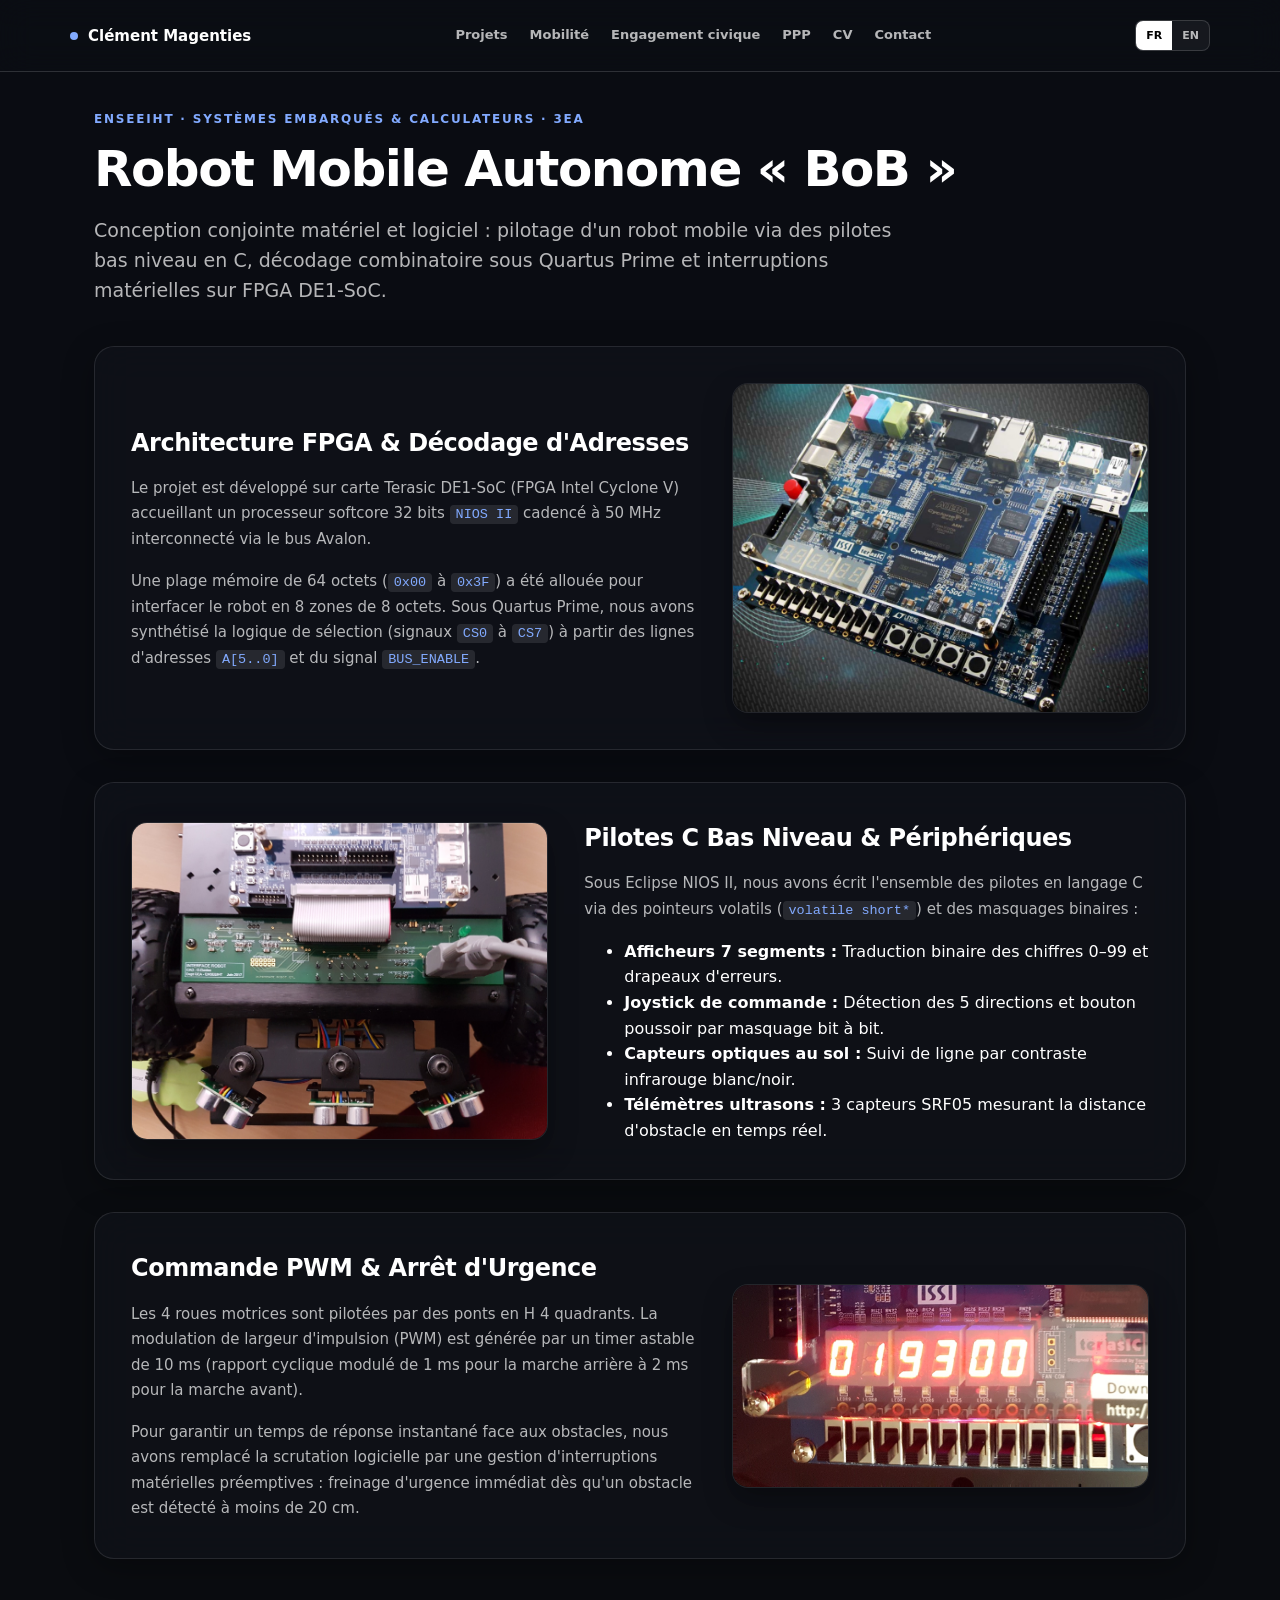
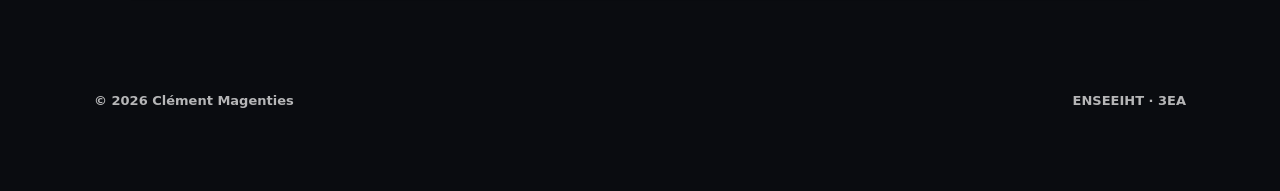
<file: c-project.html>
<!doctype html>
<html lang="fr" class="lang-fr">
<head>
  <meta charset="utf-8">
  <meta name="viewport" content="width=device-width,initial-scale=1">
  <title>Robot BoB — Drivers C & FPGA — Clément Magenties</title>
  <link rel="stylesheet" href="style.css">
  <style>
    code {
      background-color: rgba(255, 255, 255, 0.1);
      color: #82aaff;
      padding: 2px 6px;
      border-radius: 4px;
      font-family: ui-monospace, SFMono-Regular, Menlo, Monaco, Consolas, monospace;
      font-size: 0.9em;
    }
  </style>
</head>
<body>
  <!-- FOND VIDÉO GLOBAL -->
  <div class="site-bg">
    <video autoplay loop muted playsinline preload="auto" class="bg-video">
      <source src="mavideo.mp4" type="video/mp4">
    </video>
    <div class="bg-overlay"></div>
  </div>

  <header class="site-header">
    <a class="brand" href="index.html" aria-label="Accueil">
      <span class="brand__dot"></span>
      <span>Clément Magenties</span>
    </a>
    <nav class="nav" aria-label="Navigation">
      <a href="index.html#projects"><span data-lang="fr">Projets</span><span data-lang="en">Projects</span></a>
      <a href="mobilite.html"><span data-lang="fr">Mobilité</span><span data-lang="en">Mobility</span></a>
      <a href="engagement.html"><span data-lang="fr">Engagement civique</span><span data-lang="en">Civic Engagement</span></a>
      <a href="ppp.html"><span data-lang="fr">PPP</span><span data-lang="en">PPP</span></a>
      <a href="index.html#cv"><span data-lang="fr">CV</span><span data-lang="en">Resume</span></a>
      <a href="index.html#contact"><span data-lang="fr">Contact</span><span data-lang="en">Contact</span></a>
    </nav>
    <div class="nav-actions">
      <div class="lang-switch" role="group" aria-label="Language switch">
        <button class="lang-btn" data-lang-switch="fr" aria-pressed="true">FR</button>
        <button class="lang-btn" data-lang-switch="en" aria-pressed="false">EN</button>
      </div>
    </div>
  </header>

  <main class="page-container">
    <!-- EN-TÊTE SOBRE -->
    <div class="page-hero reveal">
      <p class="eyebrow">
        <span data-lang="fr">ENSEEIHT · SYSTÈMES EMBARQUÉS & CALCULATEURS · 3EA</span>
        <span data-lang="en">ENSEEIHT · EMBEDDED SYSTEMS & COMPUTER ARCHITECTURE · 3EA</span>
      </p>
      <h1>
        <span data-lang="fr">Robot Mobile Autonome « BoB »</span>
        <span data-lang="en">Autonomous Mobile Robot "BoB"</span>
      </h1>
      <p class="hero__lead">
        <span data-lang="fr">Conception conjointe matériel et logiciel : pilotage d'un robot mobile via des pilotes bas niveau en C, décodage combinatoire sous Quartus Prime et interruptions matérielles sur FPGA DE1-SoC.</span>
        <span data-lang="en">Hardware/software co-design: autonomous mobile robot control through low-level C device drivers, combinational decoding, and event-driven interrupts on an Intel Cyclone V FPGA.</span>
      </p>
    </div>

    <!-- TUILE 1 : DÉCODAGE & FPGA -->
    <div class="split-card reveal">
      <div class="split-card__content">
        <h2>
          <span data-lang="fr">Architecture FPGA & Décodage d'Adresses</span>
          <span data-lang="en">FPGA Architecture & Address Decoding</span>
        </h2>
        <p>
          <span data-lang="fr">Le projet est développé sur carte Terasic DE1-SoC (FPGA Intel Cyclone V) accueillant un processeur softcore 32 bits <code>NIOS II</code> cadencé à 50 MHz interconnecté via le bus Avalon.</span>
          <span data-lang="en">The platform runs on a Terasic DE1-SoC board (Intel Cyclone V FPGA) with an instantiated 32-bit <code>NIOS II</code> softcore processor running at 50 MHz on the Avalon bus.</span>
        </p>
        <p>
          <span data-lang="fr">Une plage mémoire de 64 octets (<code>0x00</code> à <code>0x3F</code>) a été allouée pour interfacer le robot en 8 zones de 8 octets. Sous Quartus Prime, nous avons synthétisé la logique de sélection (signaux <code>CS0</code> à <code>CS7</code>) à partir des lignes d'adresses <code>A[5..0]</code> et du signal <code>BUS_ENABLE</code>.</span>
          <span data-lang="en">A 64-byte memory window (<code>0x00</code> to <code>0x3F</code>) was partitioned into eight 8-byte zones. Under Quartus Prime, we synthesized combinational decoding logic (<code>CS0</code> to <code>CS7</code>) from address lines <code>A[5..0]</code> validated by <code>BUS_ENABLE</code>.</span>
        </p>
      </div>
      <div class="split-card__media">
        <img src="robot_fpga.jpg" alt="Matrice FPGA Cyclone V et carte DE1-SoC">
      </div>
    </div>

    <!-- TUILE 2 : PILOTES C BAS NIVEAU -->
    <div class="split-card split-card--reverse reveal">
      <div class="split-card__content">
        <h2>
          <span data-lang="fr">Pilotes C Bas Niveau & Périphériques</span>
          <span data-lang="en">Low-Level C Drivers & Peripherals</span>
        </h2>
        <p>
          <span data-lang="fr">Sous Eclipse NIOS II, nous avons écrit l'ensemble des pilotes en langage C via des pointeurs volatils (<code>volatile short*</code>) et des masquages binaires :</span>
          <span data-lang="en">In Eclipse NIOS II, we authored all peripheral drivers in C using direct memory pointers (<code>volatile short*</code>) and bitwise operations:</span>
        </p>
        <ul class="tech-list" style="margin-bottom: 0;">
          <li><span data-lang="fr"><strong>Afficheurs 7 segments :</strong> Traduction binaire des chiffres 0–99 et drapeaux d'erreurs.</span><span data-lang="en"><strong>7-segment displays:</strong> Decoding 0–99 digits and error flags.</span></li>
          <li><span data-lang="fr"><strong>Joystick de commande :</strong> Détection des 5 directions et bouton poussoir par masquage bit à bit.</span><span data-lang="en"><strong>Navigation Joystick:</strong> Parsing 5 directional inputs and button via bitwise masks.</span></li>
          <li><span data-lang="fr"><strong>Capteurs optiques au sol :</strong> Suivi de ligne par contraste infrarouge blanc/noir.</span><span data-lang="en"><strong>Ground optical sensors:</strong> Infrared ground contrast line tracking.</span></li>
          <li><span data-lang="fr"><strong>Télémètres ultrasons :</strong> 3 capteurs SRF05 mesurant la distance d'obstacle en temps réel.</span><span data-lang="en"><strong>Ultrasonic rangefinders:</strong> 3 SRF05 sensors measuring real-time obstacle distances.</span></li>
        </ul>
      </div>
      <div class="split-card__media">
        <img src="robot_interface.jpg" alt="Interface robot et capteurs embarqués">
      </div>
    </div>

    <!-- TUILE 3 : PWM & INTERRUPTIONS -->
    <div class="split-card reveal">
      <div class="split-card__content">
        <h2>
          <span data-lang="fr">Commande PWM & Arrêt d'Urgence</span>
          <span data-lang="en">PWM Motor Drives & Emergency Braking</span>
        </h2>
        <p>
          <span data-lang="fr">Les 4 roues motrices sont pilotées par des ponts en H 4 quadrants. La modulation de largeur d'impulsion (PWM) est générée par un timer astable de 10 ms (rapport cyclique modulé de 1 ms pour la marche arrière à 2 ms pour la marche avant).</span>
          <span data-lang="en">The 4 wheels are driven through 4-quadrant H-bridges. Pulse Width Modulation (PWM) is synthesized with a 10 ms base period (1 ms full reverse to 2 ms full forward).</span>
        </p>
        <p>
          <span data-lang="fr">Pour garantir un temps de réponse instantané face aux obstacles, nous avons remplacé la scrutation logicielle par une gestion d'interruptions matérielles préemptives : freinage d'urgence immédiat dès qu'un obstacle est détecté à moins de 20 cm.</span>
          <span data-lang="en">To ensure immediate response time, polling loops were replaced by prioritized preemptive hardware interrupts: instant emergency stop as soon as an obstacle is detected within 20 cm.</span>
        </p>
      </div>
      <div class="split-card__media">
        <img src="robot_display.jpg" alt="Affichage et validation du robot BoB">
      </div>
    </div>
  </main>

  <footer class="footer page-container" style="padding-top:20px;">
    <span>© 2026 Clément Magenties</span>
    <span>ENSEEIHT · 3EA</span>
  </footer>

  <script src="main.js"></script>
</body>
</html>
</file>
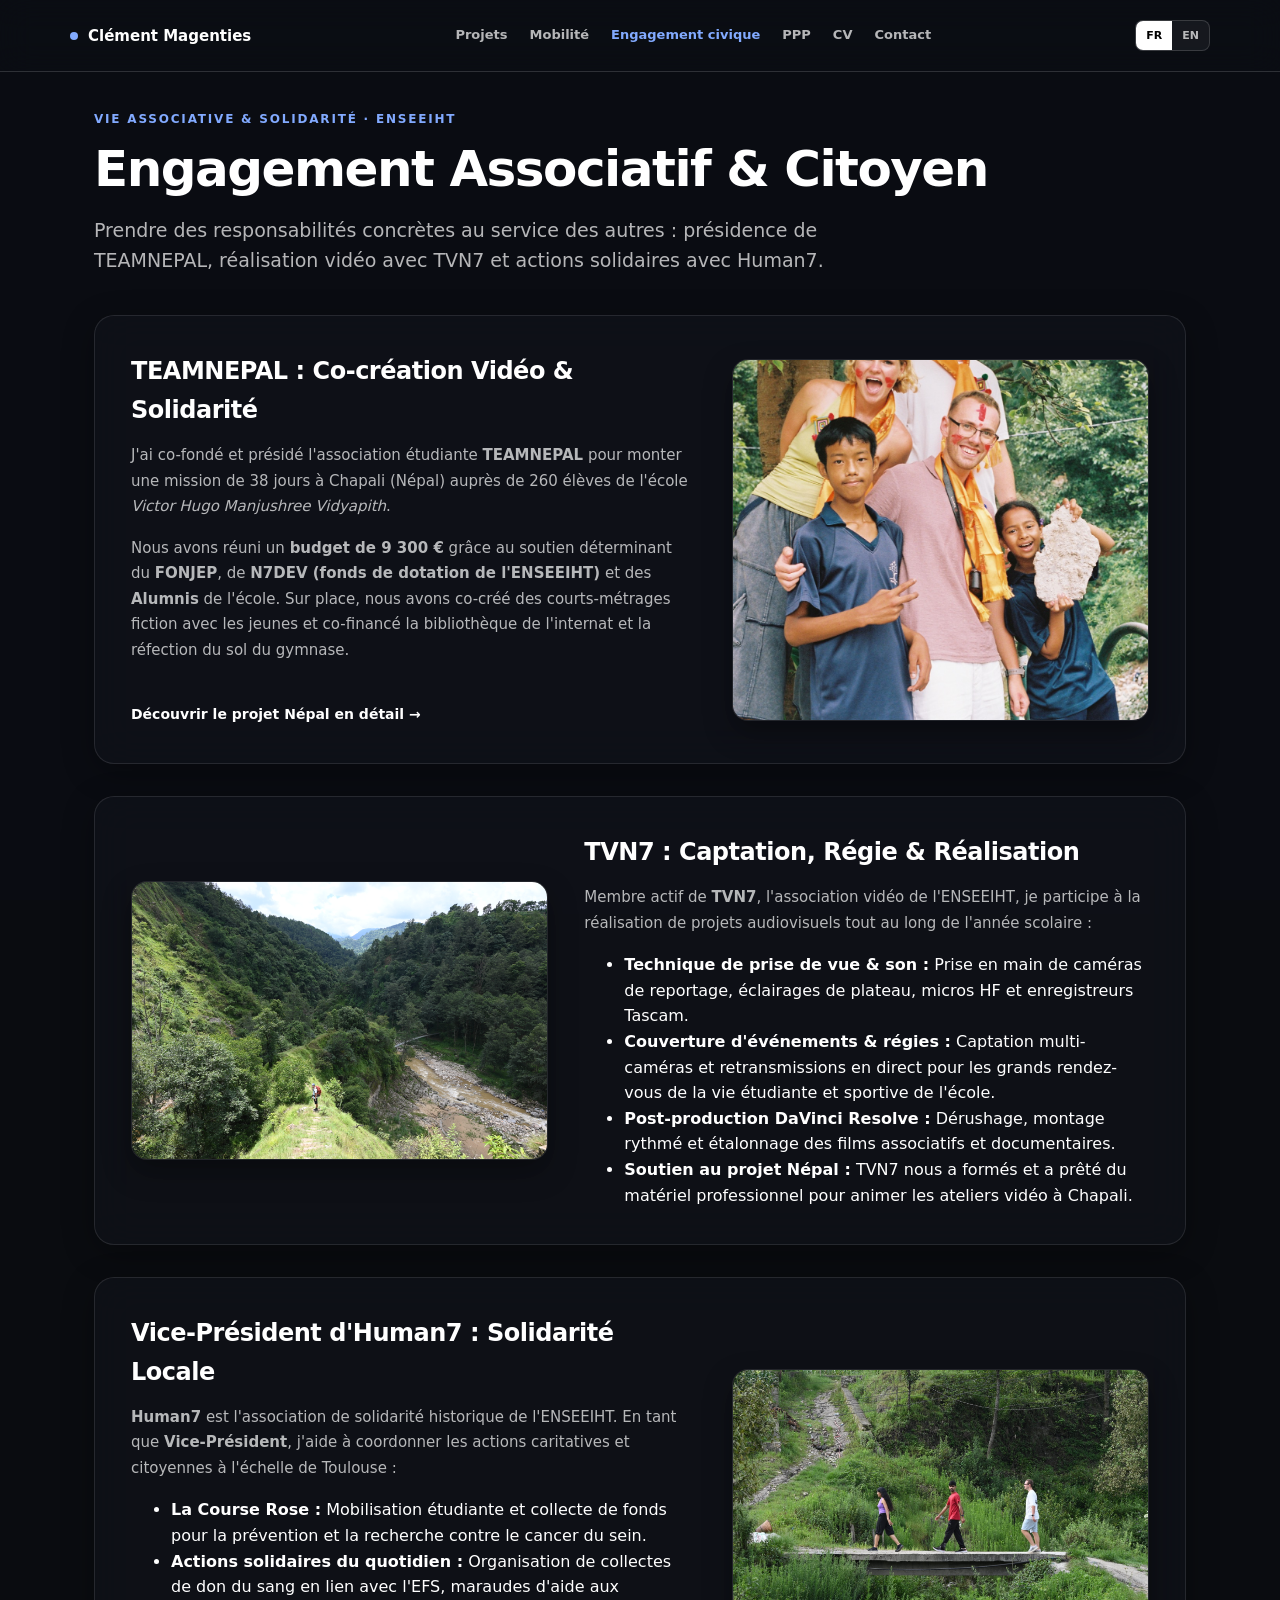
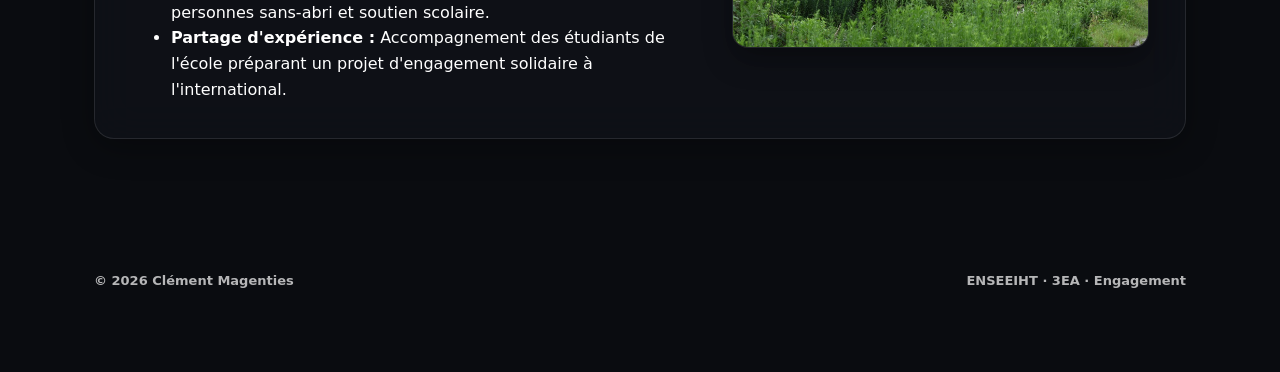
<file: engagement.html>
<!doctype html>
<html lang="fr" class="lang-fr">
<head>
  <meta charset="utf-8">
  <meta name="viewport" content="width=device-width,initial-scale=1">
  <title>Engagement Associatif & Citoyen — Clément Magenties</title>
  <link rel="stylesheet" href="style.css">
</head>
<body>
  <!-- FOND VIDÉO GLOBAL -->
  <div class="site-bg">
    <video autoplay loop muted playsinline preload="auto" class="bg-video">
      <source src="mavideo.mp4" type="video/mp4">
    </video>
    <div class="bg-overlay"></div>
  </div>

  <header class="site-header">
    <a class="brand" href="index.html" aria-label="Accueil">
      <span class="brand__dot"></span>
      <span>Clément Magenties</span>
    </a>
    <nav class="nav" aria-label="Navigation">
      <a href="index.html#projects"><span data-lang="fr">Projets</span><span data-lang="en">Projects</span></a>
      <a href="mobilite.html"><span data-lang="fr">Mobilité</span><span data-lang="en">Mobility</span></a>
      <a href="engagement.html" style="color:var(--accent);"><span data-lang="fr">Engagement civique</span><span data-lang="en">Civic Engagement</span></a>
      <a href="ppp.html"><span data-lang="fr">PPP</span><span data-lang="en">PPP</span></a>
      <a href="index.html#cv"><span data-lang="fr">CV</span><span data-lang="en">Resume</span></a>
      <a href="index.html#contact"><span data-lang="fr">Contact</span><span data-lang="en">Contact</span></a>
    </nav>
    <div class="nav-actions">
      <div class="lang-switch" role="group" aria-label="Language switch">
        <button class="lang-btn" data-lang-switch="fr" aria-pressed="true">FR</button>
        <button class="lang-btn" data-lang-switch="en" aria-pressed="false">EN</button>
      </div>
    </div>
  </header>

  <main class="page-container">
    <!-- EN-TÊTE SOBRE -->
    <div class="page-hero reveal">
      <p class="eyebrow">
        <span data-lang="fr">VIE ASSOCIATIVE & SOLIDARITÉ · ENSEEIHT</span>
        <span data-lang="en">COMMUNITY INITIATIVES & STUDENT LIFE · ENSEEIHT</span>
      </p>
      <h1>
        <span data-lang="fr">Engagement Associatif & Citoyen</span>
        <span data-lang="en">Civic & Community Engagement</span>
      </h1>
      <p class="hero__lead">
        <span data-lang="fr">Prendre des responsabilités concrètes au service des autres : présidence de TEAMNEPAL, réalisation vidéo avec TVN7 et actions solidaires avec Human7.</span>
        <span data-lang="en">Taking real-world leadership in service of others: presiding TEAMNEPAL, video production with TVN7, and local solidarity with Human7.</span>
      </p>
    </div>

    <!-- 01 : TEAMNEPAL (AVEC LIEN VERS LA PAGE PROJET NÉPAL) -->
    <div class="split-card reveal">
      <div class="split-card__content">
        <h2>
          <span data-lang="fr">TEAMNEPAL : Co-création Vidéo & Solidarité</span>
          <span data-lang="en">TEAMNEPAL: Video Co-creation & Solidarity</span>
        </h2>
        <p>
          <span data-lang="fr">J'ai co-fondé et présidé l'association étudiante <strong>TEAMNEPAL</strong> pour monter une mission de 38 jours à Chapali (Népal) auprès de 260 élèves de l'école <em>Victor Hugo Manjushree Vidyapith</em>.</span>
          <span data-lang="en">I co-founded and lead the student non-profit <strong>TEAMNEPAL</strong>, directing a 38-day mission in Chapali (Nepal) supporting 260 students at <em>Victor Hugo Manjushree Vidyapith</em>.</span>
        </p>
        <p>
          <span data-lang="fr">Nous avons réuni un <strong>budget de 9 300 €</strong> grâce au soutien déterminant du <strong>FONJEP</strong>, de <strong>N7DEV (fonds de dotation de l'ENSEEIHT)</strong> et des <strong>Alumnis</strong> de l'école. Sur place, nous avons co-créé des courts-métrages fiction avec les jeunes et co-financé la bibliothèque de l'internat et la réfection du sol du gymnase.</span>
          <span data-lang="en">We raised a <strong>9,300 € budget</strong> backed by <strong>FONJEP</strong>, <strong>N7DEV (school endowment fund)</strong>, and <strong>Alumni</strong>. We co-created student fiction films and funded the boarding library and gym floor renovation.</span>
        </p>
        <a class="text-link" href="nepal.html" style="font-weight: 700;">
          <span data-lang="fr">Découvrir le projet Népal en détail →</span>
          <span data-lang="en">Explore the Nepal project in detail →</span>
        </a>
      </div>
      <div class="split-card__media">
        <img src="nepal_team.jpg" alt="Équipe TEAMNEPAL et élèves de Chapali avec les écharpes traditionnelles et tikas">
      </div>
    </div>

    <!-- 02 : TVN7 (CLUB VIDÉO DE L'ENSEEIHT) -->
    <div class="split-card split-card--reverse reveal">
      <div class="split-card__content">
        <h2>
          <span data-lang="fr">TVN7 : Captation, Régie & Réalisation</span>
          <span data-lang="en">TVN7: Video Production, Live Broadcast & Editing</span>
        </h2>
        <p>
          <span data-lang="fr">Membre actif de <strong>TVN7</strong>, l'association vidéo de l'ENSEEIHT, je participe à la réalisation de projets audiovisuels tout au long de l'année scolaire :</span>
          <span data-lang="en">Active member of <strong>TVN7</strong>, ENSEEIHT's filmmaking and broadcast club, I contribute to media projects year-round:</span>
        </p>
        <ul class="tech-list" style="margin-bottom: 0;">
          <li>
            <span data-lang="fr"><strong>Technique de prise de vue & son :</strong> Prise en main de caméras de reportage, éclairages de plateau, micros HF et enregistreurs Tascam.</span>
            <span data-lang="en"><strong>Camera & Audio craft:</strong> Operating professional cameras, studio lighting, wireless mics, and Tascam audio gear.</span>
          </li>
          <li>
            <span data-lang="fr"><strong>Couverture d'événements & régies :</strong> Captation multi-caméras et retransmissions en direct pour les grands rendez-vous de la vie étudiante et sportive de l'école.</span>
            <span data-lang="en"><strong>Live broadcasting & events:</strong> Multi-camera live coverage for campus life, conferences, and sports events.</span>
          </li>
          <li>
            <span data-lang="fr"><strong>Post-production DaVinci Resolve :</strong> Dérushage, montage rythmé et étalonnage des films associatifs et documentaires.</span>
            <span data-lang="en"><strong>Editing & Grading:</strong> Video editing, pacing, and color grading on DaVinci Resolve for documentaries and campus shorts.</span>
          </li>
          <li>
            <span data-lang="fr"><strong>Soutien au projet Népal :</strong> TVN7 nous a formés et a prêté du matériel professionnel pour animer les ateliers vidéo à Chapali.</span>
            <span data-lang="en"><strong>Support for Nepal:</strong> TVN7 trained our team and provided professional gear for the workshops in Chapali.</span>
          </li>
        </ul>
      </div>
      <div class="split-card__media">
        <img src="DSC_9551.JPG" alt="Production et captation vidéo">
      </div>
    </div>

    <!-- 03 : HUMAN7 (VICE-PRÉSIDENCE & SOLIDARITÉ LOCALE) -->
    <div class="split-card reveal">
      <div class="split-card__content">
        <h2>
          <span data-lang="fr">Vice-Président d'Human7 : Solidarité Locale</span>
          <span data-lang="en">Human7 Vice-President: Local Solidarity</span>
        </h2>
        <p>
          <span data-lang="fr"><strong>Human7</strong> est l'association de solidarité historique de l'ENSEEIHT. En tant que <strong>Vice-Président</strong>, j'aide à coordonner les actions caritatives et citoyennes à l'échelle de Toulouse :</span>
          <span data-lang="en"><strong>Human7</strong> is ENSEEIHT's longstanding charity club. As <strong>Vice-President</strong>, I help coordinate community drives across Toulouse:</span>
        </p>
        <ul class="tech-list" style="margin-bottom: 0;">
          <li>
            <span data-lang="fr"><strong>La Course Rose :</strong> Mobilisation étudiante et collecte de fonds pour la prévention et la recherche contre le cancer du sein.</span>
            <span data-lang="en"><strong>La Course Rose:</strong> Student mobilization and fundraising for breast cancer prevention and research.</span>
          </li>
          <li>
            <span data-lang="fr"><strong>Actions solidaires du quotidien :</strong> Organisation de collectes de don du sang en lien avec l'EFS, maraudes d'aide aux personnes sans-abri et soutien scolaire.</span>
            <span data-lang="en"><strong>Community initiatives:</strong> Blood donation drives with the French Blood Agency (EFS), winter food runs for the unhoused, and local tutoring.</span>
          </li>
          <li>
            <span data-lang="fr"><strong>Partage d'expérience :</strong> Accompagnement des étudiants de l'école préparant un projet d'engagement solidaire à l'international.</span>
            <span data-lang="en"><strong>Mentoring:</strong> Guiding student cohorts preparing international solidarity initiatives.</span>
          </li>
        </ul>
      </div>
      <div class="split-card__media">
        <img src="nepal_bridge.jpg" alt="Actions citoyennes, partage et coopération sur le terrain">
      </div>
    </div>
  </main>

  <footer class="footer page-container" style="padding-top:20px;">
    <span>© 2026 Clément Magenties</span>
    <span>ENSEEIHT · 3EA · Engagement</span>
  </footer>

  <script src="main.js"></script>
</body>
</html>
</file>
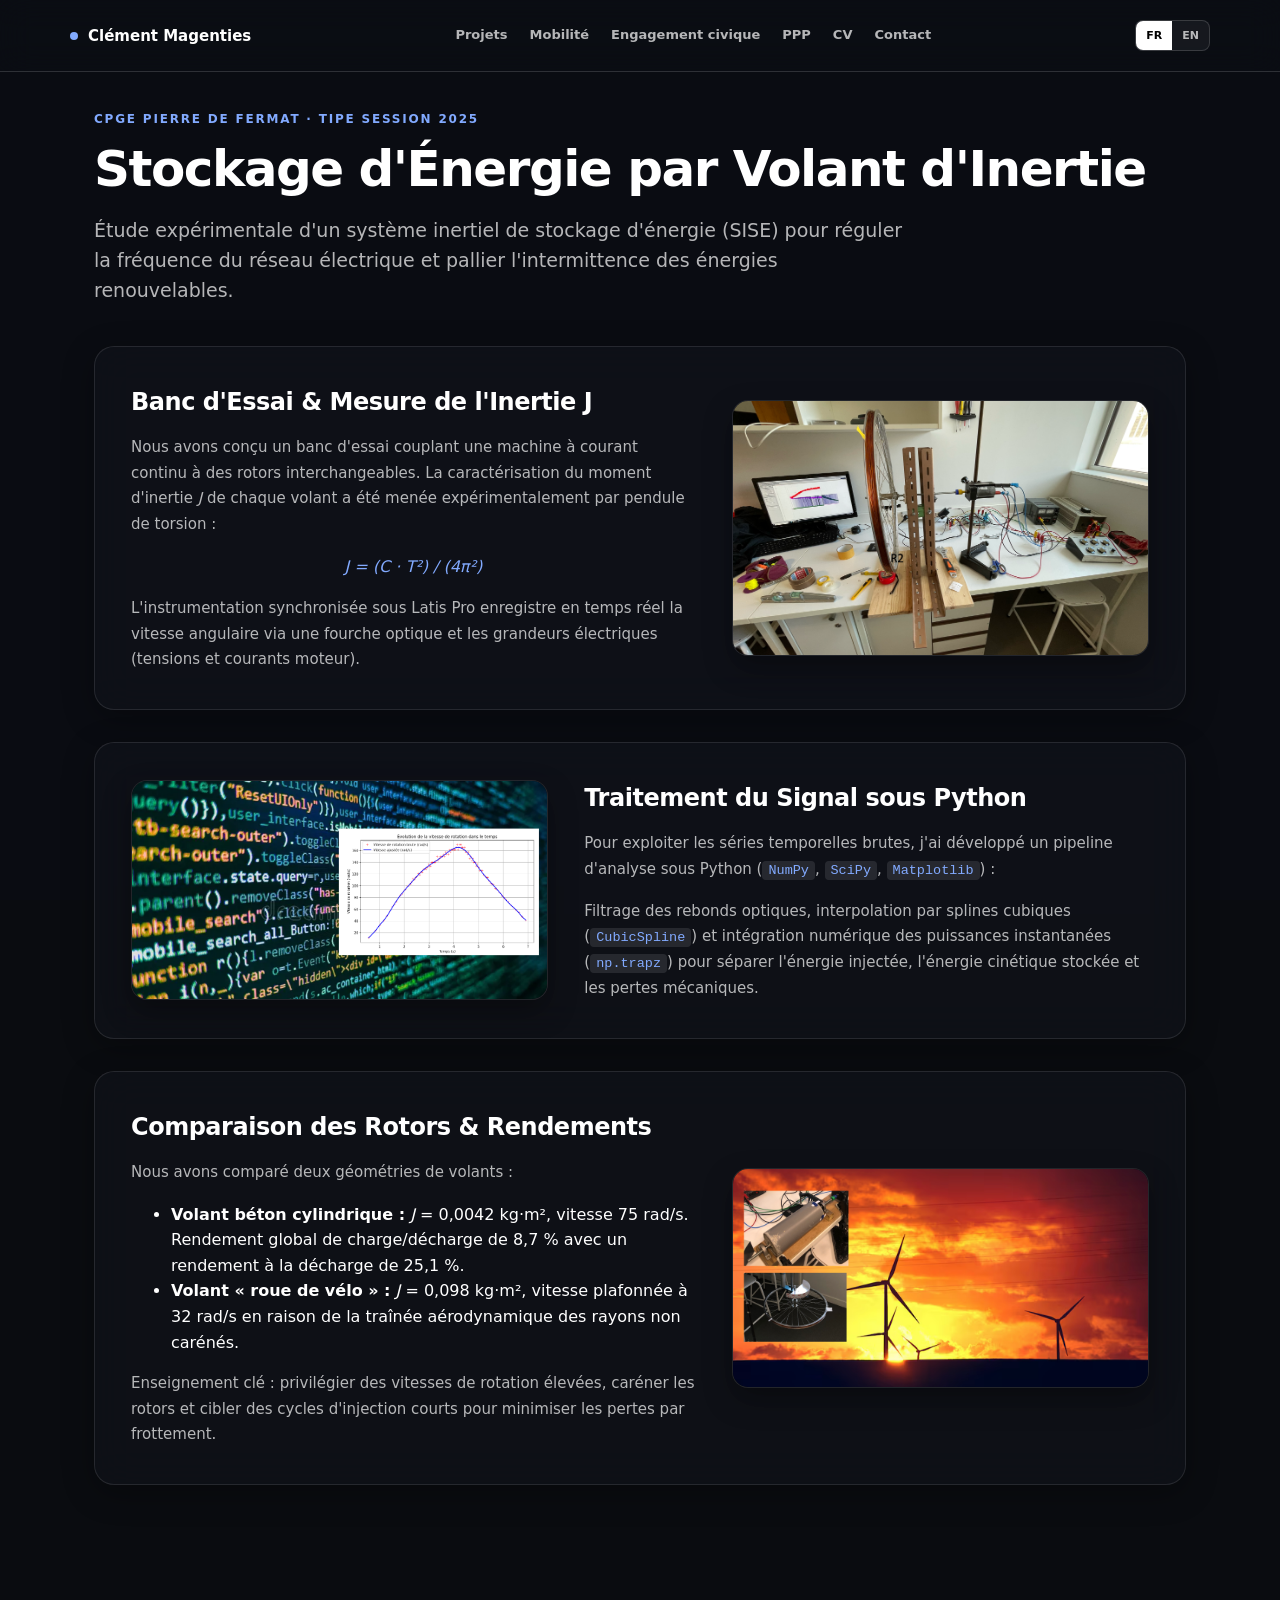
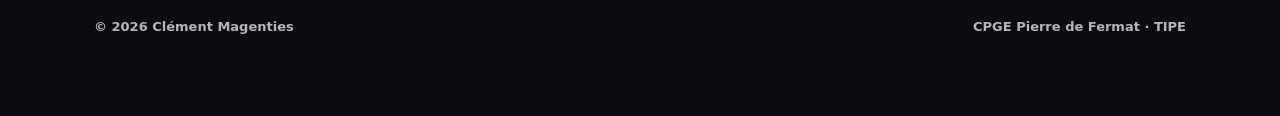
<file: flywheel.html>
<!doctype html>
<html lang="fr" class="lang-fr">
<head>
  <meta charset="utf-8">
  <meta name="viewport" content="width=device-width,initial-scale=1">
  <title>Stockage Inertiel — CPGE TIPE — Clément Magenties</title>
  <link rel="stylesheet" href="style.css">
  <style>
    code {
      background-color: rgba(255, 255, 255, 0.1);
      color: #82aaff;
      padding: 2px 6px;
      border-radius: 4px;
      font-family: ui-monospace, SFMono-Regular, Menlo, Monaco, Consolas, monospace;
      font-size: 0.9em;
    }
  </style>
</head>
<body>
  <!-- FOND VIDÉO GLOBAL -->
  <div class="site-bg">
    <video autoplay loop muted playsinline preload="auto" class="bg-video">
      <source src="mavideo.mp4" type="video/mp4">
    </video>
    <div class="bg-overlay"></div>
  </div>

  <header class="site-header">
    <a class="brand" href="index.html" aria-label="Accueil">
      <span class="brand__dot"></span>
      <span>Clément Magenties</span>
    </a>
    <nav class="nav" aria-label="Navigation">
      <a href="index.html#projects"><span data-lang="fr">Projets</span><span data-lang="en">Projects</span></a>
      <a href="mobilite.html"><span data-lang="fr">Mobilité</span><span data-lang="en">Mobility</span></a>
      <a href="engagement.html"><span data-lang="fr">Engagement civique</span><span data-lang="en">Civic Engagement</span></a>
      <a href="ppp.html"><span data-lang="fr">PPP</span><span data-lang="en">PPP</span></a>
      <a href="index.html#cv"><span data-lang="fr">CV</span><span data-lang="en">Resume</span></a>
      <a href="index.html#contact"><span data-lang="fr">Contact</span><span data-lang="en">Contact</span></a>
    </nav>
    <div class="nav-actions">
      <div class="lang-switch" role="group" aria-label="Language switch">
        <button class="lang-btn" data-lang-switch="fr" aria-pressed="true">FR</button>
        <button class="lang-btn" data-lang-switch="en" aria-pressed="false">EN</button>
      </div>
    </div>
  </header>

  <main class="page-container">
    <!-- EN-TÊTE SOBRE -->
    <div class="page-hero reveal">
      <p class="eyebrow">
        <span data-lang="fr">CPGE PIERRE DE FERMAT · TIPE SESSION 2025</span>
        <span data-lang="en">CPGE PIERRE DE FERMAT · TIPE 2025 SESSION</span>
      </p>
      <h1>
        <span data-lang="fr">Stockage d'Énergie par Volant d'Inertie</span>
        <span data-lang="en">Flywheel Energy Storage System</span>
      </h1>
      <p class="hero__lead">
        <span data-lang="fr">Étude expérimentale d'un système inertiel de stockage d'énergie (SISE) pour réguler la fréquence du réseau électrique et pallier l'intermittence des énergies renouvelables.</span>
        <span data-lang="en">Experimental investigation of a Flywheel Energy Storage System (FESS) to stabilize grid frequency and mitigate renewable energy intermittency.</span>
      </p>
    </div>

    <!-- TUILE 1 : BANC D'ESSAI & MODÉLISATION -->
    <div class="split-card reveal">
      <div class="split-card__content">
        <h2>
          <span data-lang="fr">Banc d'Essai & Mesure de l'Inertie J</span>
          <span data-lang="en">Test Bench & Moment of Inertia J</span>
        </h2>
        <p>
          <span data-lang="fr">Nous avons conçu un banc d'essai couplant une machine à courant continu à des rotors interchangeables. La caractérisation du moment d'inertie <em>J</em> de chaque volant a été menée expérimentalement par pendule de torsion :</span>
          <span data-lang="en">We designed a laboratory test bench coupling a DC motor to interchangeable rotors. The moment of inertia <em>J</em> was characterized experimentally using a torsion pendulum:</span>
        </p>
        <p style="text-align: center; font-style: italic; color: var(--accent); font-size: 16px;">
          J = (C · T²) / (4π²)
        </p>
        <p>
          <span data-lang="fr">L'instrumentation synchronisée sous Latis Pro enregistre en temps réel la vitesse angulaire via une fourche optique et les grandeurs électriques (tensions et courants moteur).</span>
          <span data-lang="en">Synchronized sensors in Latis Pro recorded real-time angular velocity via an optical photogate and electrical parameters (voltage and current).</span>
        </p>
      </div>
      <div class="split-card__media">
        <img src="2_flywheel.png" alt="Banc expérimental de volant d'inertie">
      </div>
    </div>

    <!-- TUILE 2 : TRAITEMENT PYTHON -->
    <div class="split-card split-card--reverse reveal">
      <div class="split-card__content">
        <h2>
          <span data-lang="fr">Traitement du Signal sous Python</span>
          <span data-lang="en">Signal Processing & Python Pipeline</span>
        </h2>
        <p>
          <span data-lang="fr">Pour exploiter les séries temporelles brutes, j'ai développé un pipeline d'analyse sous Python (<code>NumPy</code>, <code>SciPy</code>, <code>Matplotlib</code>) :</span>
          <span data-lang="en">To analyze raw time series, I authored a Python processing pipeline (<code>NumPy</code>, <code>SciPy</code>, <code>Matplotlib</code>):</span>
        </p>
        <p>
          <span data-lang="fr">Filtrage des rebonds optiques, interpolation par splines cubiques (<code>CubicSpline</code>) et intégration numérique des puissances instantanées (<code>np.trapz</code>) pour séparer l'énergie injectée, l'énergie cinétique stockée et les pertes mécaniques.</span>
          <span data-lang="en">Filtering sensor glitches, reconstructing velocity via cubic splines (<code>CubicSpline</code>), and numerically integrating power curves (<code>np.trapz</code>) to isolate stored kinetic energy from friction losses.</span>
        </p>
      </div>
      <div class="split-card__media">
        <img src="3_flywheel.png" alt="Courbes expérimentales et analyse Python">
      </div>
    </div>

    <!-- TUILE 3 : COMPARAISON & RENDEMENTS -->
    <div class="split-card reveal">
      <div class="split-card__content">
        <h2>
          <span data-lang="fr">Comparaison des Rotors & Rendements</span>
          <span data-lang="en">Rotor Comparison & Energy Efficiency</span>
        </h2>
        <p>
          <span data-lang="fr">Nous avons comparé deux géométries de volants :</span>
          <span data-lang="en">We compared two rotor designs:</span>
        </p>
        <ul class="tech-list" style="margin-bottom: 16px;">
          <li><span data-lang="fr"><strong>Volant béton cylindrique :</strong> <em>J</em> = 0,0042 kg·m², vitesse 75 rad/s. Rendement global de charge/décharge de 8,7 % avec un rendement à la décharge de 25,1 %.</span><span data-lang="en"><strong>Solid Concrete Cylinder:</strong> <em>J</em> = 0.0042 kg·m², max 75 rad/s. 8.7% round-trip efficiency with 25.1% recovery.</span></li>
          <li><span data-lang="fr"><strong>Volant « roue de vélo » :</strong> <em>J</em> = 0,098 kg·m², vitesse plafonnée à 32 rad/s en raison de la traînée aérodynamique des rayons non carénés.</span><span data-lang="en"><strong>"Bicycle Wheel" Rotor:</strong> <em>J</em> = 0.098 kg·m², speed capped at 32 rad/s due to heavy spoke drag.</span></li>
        </ul>
        <p>
          <span data-lang="fr">Enseignement clé : privilégier des vitesses de rotation élevées, caréner les rotors et cibler des cycles d'injection courts pour minimiser les pertes par frottement.</span>
          <span data-lang="en">Key conclusion: prioritize high rotational speeds, streamline enclosures, and target short cycles to minimize aerodynamic drag.</span>
        </p>
      </div>
      <div class="split-card__media">
        <img src="4_flywheel.png" alt="Rendements et courbes énergétiques">
      </div>
    </div>
  </main>

  <footer class="footer page-container" style="padding-top:20px;">
    <span>© 2026 Clément Magenties</span>
    <span>CPGE Pierre de Fermat · TIPE</span>
  </footer>

  <script src="main.js"></script>
</body>
</html>
</file>
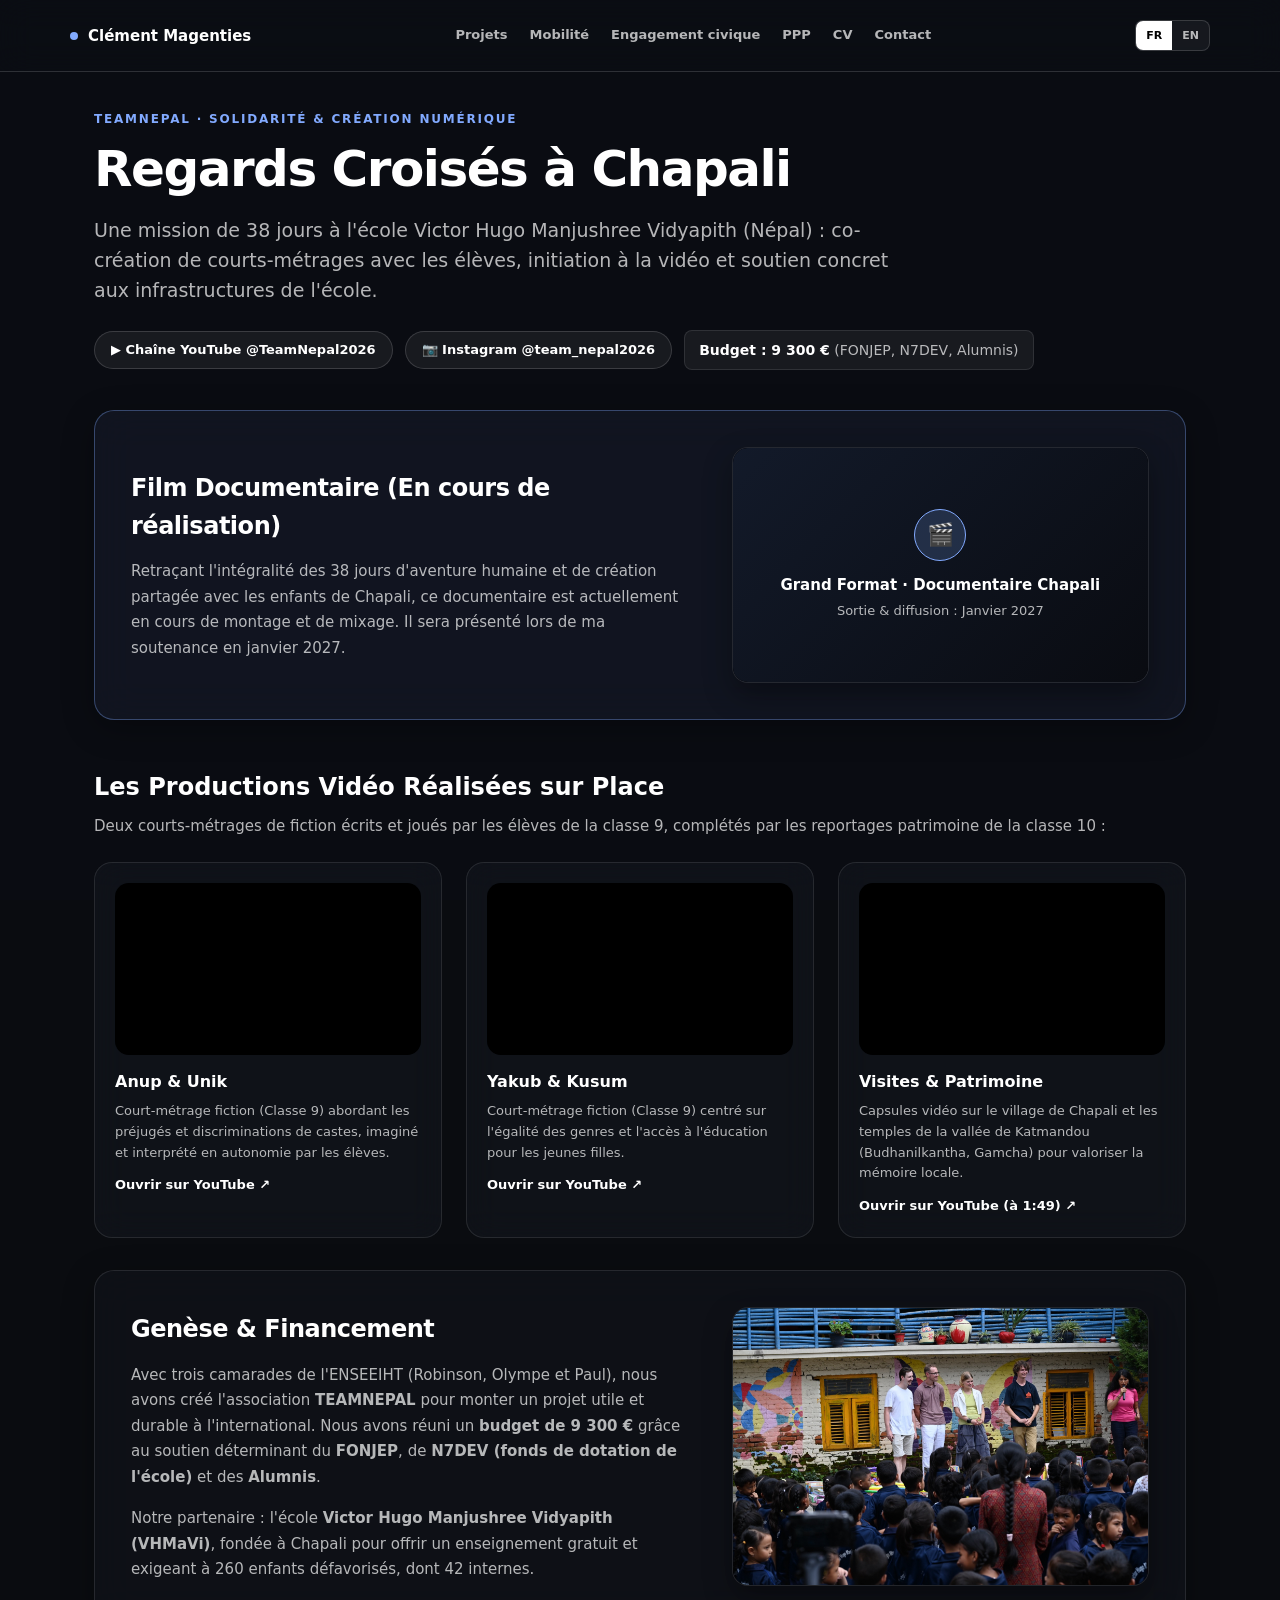
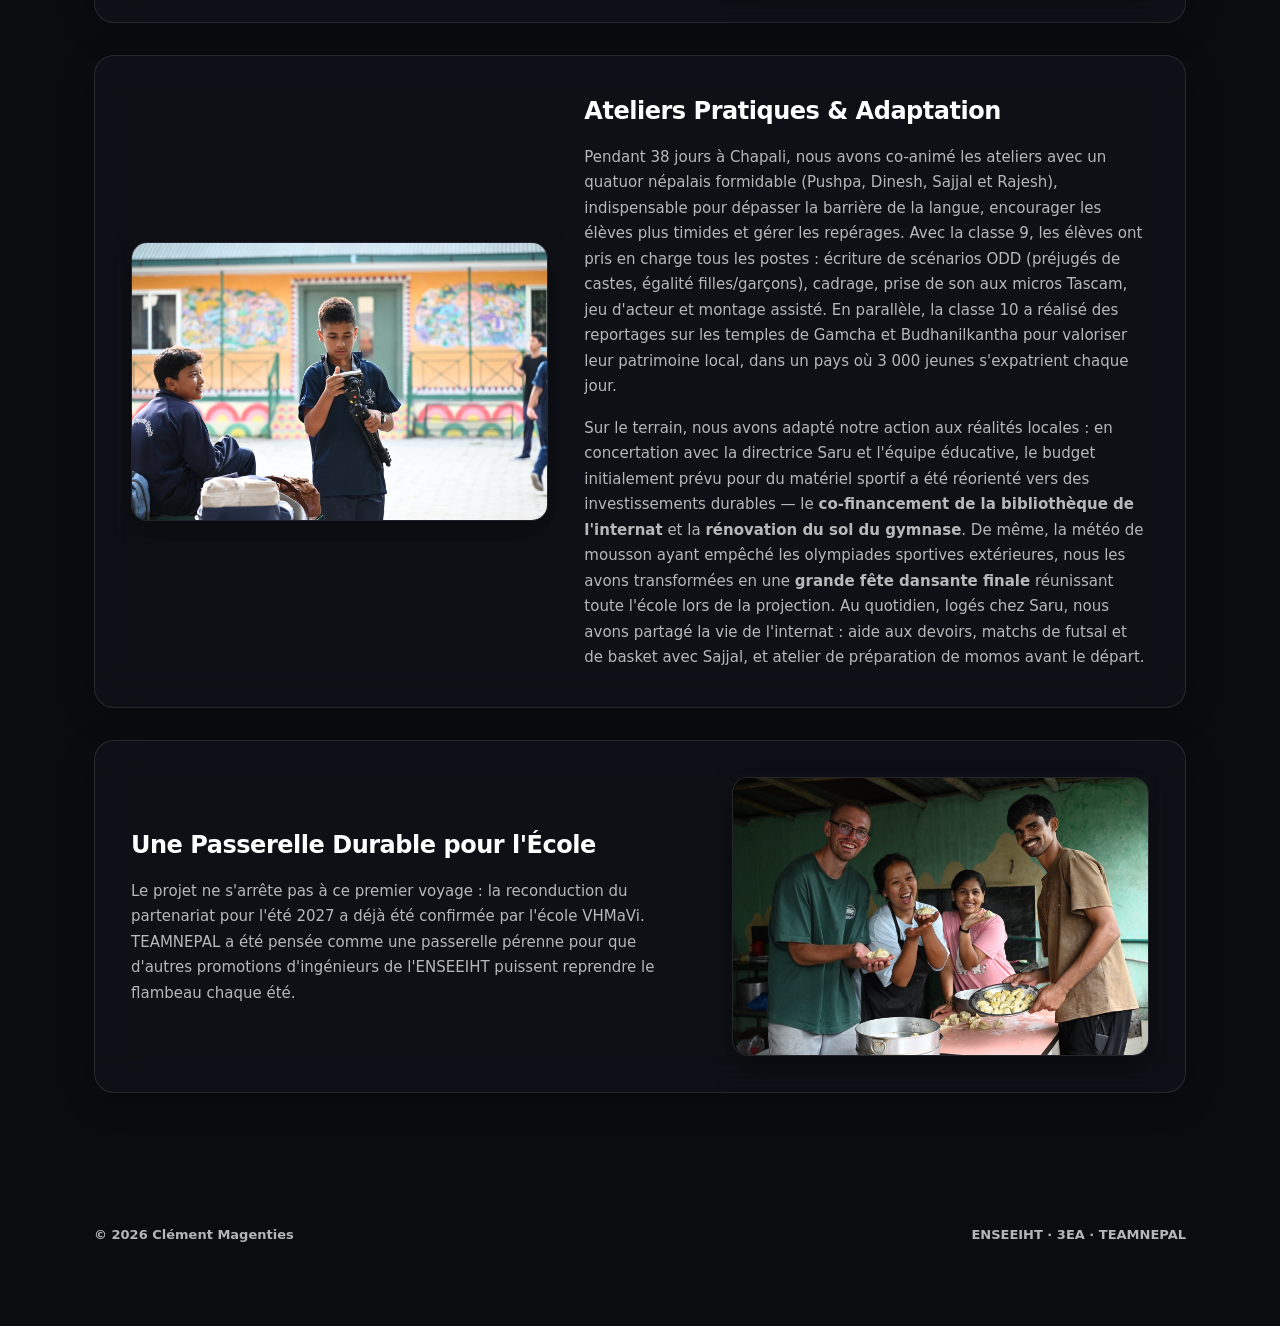
<file: nepal.html>
<!doctype html>
<html lang="fr" class="lang-fr">
<head>
  <meta charset="utf-8">
  <meta name="viewport" content="width=device-width,initial-scale=1">
  <meta name="referrer" content="strict-origin-when-cross-origin">
  <title>TEAMNEPAL — Regards Croisés à Chapali — Clément Magenties</title>
  <link rel="stylesheet" href="style.css">
</head>
<body>
  <!-- FOND VIDÉO GLOBAL -->
  <div class="site-bg">
    <video autoplay loop muted playsinline preload="auto" class="bg-video">
      <source src="mavideo.mp4" type="video/mp4">
    </video>
    <div class="bg-overlay"></div>
  </div>

  <header class="site-header">
    <a class="brand" href="index.html" aria-label="Accueil">
      <span class="brand__dot"></span>
      <span>Clément Magenties</span>
    </a>
    <nav class="nav" aria-label="Navigation">
      <a href="index.html#projects"><span data-lang="fr">Projets</span><span data-lang="en">Projects</span></a>
      <a href="mobilite.html"><span data-lang="fr">Mobilité</span><span data-lang="en">Mobility</span></a>
      <a href="engagement.html"><span data-lang="fr">Engagement civique</span><span data-lang="en">Civic Engagement</span></a>
      <a href="ppp.html"><span data-lang="fr">PPP</span><span data-lang="en">PPP</span></a>
      <a href="index.html#cv"><span data-lang="fr">CV</span><span data-lang="en">Resume</span></a>
      <a href="index.html#contact"><span data-lang="fr">Contact</span><span data-lang="en">Contact</span></a>
    </nav>
    <div class="nav-actions">
      <div class="lang-switch" role="group" aria-label="Language switch">
        <button class="lang-btn" data-lang-switch="fr" aria-pressed="true">FR</button>
        <button class="lang-btn" data-lang-switch="en" aria-pressed="false">EN</button>
      </div>
    </div>
  </header>

  <main class="page-container">
    <!-- EN-TÊTE ÉLÉGANT ET SOBRE -->
    <div class="page-hero reveal">
      <p class="eyebrow">
        <span data-lang="fr">TEAMNEPAL · SOLIDARITÉ & CRÉATION NUMÉRIQUE</span>
        <span data-lang="en">TEAMNEPAL · SOLIDARITY & DIGITAL STORYTELLING</span>
      </p>
      <h1>
        <span data-lang="fr">Regards Croisés à Chapali</span>
        <span data-lang="en">Shared Perspectives in Chapali</span>
      </h1>
      <p class="hero__lead">
        <span data-lang="fr">Une mission de 38 jours à l'école Victor Hugo Manjushree Vidyapith (Népal) : co-création de courts-métrages avec les élèves, initiation à la vidéo et soutien concret aux infrastructures de l'école.</span>
        <span data-lang="en">A 38-day field mission at Victor Hugo Manjushree Vidyapith school (Nepal): co-creating student short films, hands-on video workshops, and practical infrastructure support.</span>
      </p>
      <div class="page-hero-actions">
        <a class="btn-social btn-social--yt" href="https://www.youtube.com/@TeamNepal2026" target="_blank" rel="noopener">
          <span>▶ Chaîne YouTube @TeamNepal2026</span>
        </a>
        <a class="btn-social btn-social--ig" href="https://www.instagram.com/team_nepal2026/" target="_blank" rel="noopener">
          <span>📷 Instagram @team_nepal2026</span>
        </a>
        <span style="font-size: 14px; color: var(--muted); padding: 8px 14px; background: rgba(255,255,255,0.06); border-radius: 8px; border: 1px solid rgba(255,255,255,0.1);">
          <strong style="color:var(--ink);">Budget : 9 300 €</strong> (FONJEP, N7DEV, Alumnis)
        </span>
      </div>
    </div>

    <!-- DOCUMENTAIRE EN HAUT DE PAGE (EN COURS DE RÉALISATION) -->
    <div class="split-card reveal" style="border-color: rgba(130, 170, 255, 0.35); background: rgba(22, 28, 42, 0.6);">
      <div class="split-card__content">
        <h2>
          <span data-lang="fr">Film Documentaire (En cours de réalisation)</span>
          <span data-lang="en">Mission Documentary Film (In Production)</span>
        </h2>
        <p>
          <span data-lang="fr">Retraçant l'intégralité des 38 jours d'aventure humaine et de création partagée avec les enfants de Chapali, ce documentaire est actuellement en cours de montage et de mixage. Il sera présenté lors de ma soutenance en janvier 2027.</span>
          <span data-lang="en">Covering all 38 days of human connection and filmmaking with the students in Chapali, this documentary is currently in editing and sound post-production. It will be screened during my defense in January 2027.</span>
        </p>
      </div>
      <div class="split-card__media">
        <div class="video-wrapper">
          <div class="video-placeholder">
            <div class="video-placeholder-icon">🎬</div>
            <strong style="font-size: 15px; margin-bottom: 4px;">Grand Format · Documentaire Chapali</strong>
            <span style="font-size: 13px; color: rgba(255,255,255,0.7);"><span data-lang="fr">Sortie & diffusion : Janvier 2027</span><span data-lang="en">Release & screening: January 2027</span></span>
          </div>
        </div>
      </div>
    </div>

    <!-- LES COURTS-MÉTRAGES & REPORTAGES (PETITS CARRÉS LISIBLES) -->
    <div class="reveal" style="margin: 48px 0 32px;">
      <h2 style="font-size: 24px; font-weight: 800; margin: 0 0 8px;">
        <span data-lang="fr">Les Productions Vidéo Réalisées sur Place</span>
        <span data-lang="en">Video Productions Created on Site</span>
      </h2>
      <p style="color: var(--muted); font-size: 15px; margin: 0;">
        <span data-lang="fr">Deux courts-métrages de fiction écrits et joués par les élèves de la classe 9, complétés par les reportages patrimoine de la classe 10 :</span>
        <span data-lang="en">Two fiction short films written and acted by grade 9 students, alongside cultural heritage reports by grade 10:</span>
      </p>

      <div class="video-grid">
        <!-- VIDÉO 1 : ANUP & UNIK -->
        <div class="video-card">
          <div class="video-wrapper">
            <iframe src="https://www.youtube.com/embed/ziLjwb97Jqg?si=jIeWjjaCYU16bOMV" title="Court-métrage Anup & Unik" frameborder="0" allow="accelerometer; autoplay; clipboard-write; encrypted-media; gyroscope; picture-in-picture; web-share" referrerpolicy="strict-origin-when-cross-origin" allowfullscreen></iframe>
          </div>
          <h3>Anup & Unik</h3>
          <p>
            <span data-lang="fr">Court-métrage fiction (Classe 9) abordant les préjugés et discriminations de castes, imaginé et interprété en autonomie par les élèves.</span>
            <span data-lang="en">Fiction short film (Grade 9) tackling caste prejudice, entirely written and performed by the students.</span>
          </p>
          <a class="text-link" href="https://www.youtube.com/watch?v=ziLjwb97Jqg" target="_blank" rel="noopener" style="margin-top:12px; font-size:13px;">
            <span data-lang="fr">Ouvrir sur YouTube ↗</span>
            <span data-lang="en">Watch on YouTube ↗</span>
          </a>
        </div>

        <!-- VIDÉO 2 : YAKUB & KUSUM -->
        <div class="video-card">
          <div class="video-wrapper">
            <iframe src="https://www.youtube.com/embed/YRdmWRnt9QY?si=SF7o1SxahelArm_S" title="Court-métrage Yakub & Kusum" frameborder="0" allow="accelerometer; autoplay; clipboard-write; encrypted-media; gyroscope; picture-in-picture; web-share" referrerpolicy="strict-origin-when-cross-origin" allowfullscreen></iframe>
          </div>
          <h3>Yakub & Kusum</h3>
          <p>
            <span data-lang="fr">Court-métrage fiction (Classe 9) centré sur l'égalité des genres et l'accès à l'éducation pour les jeunes filles.</span>
            <span data-lang="en">Fiction short film (Grade 9) addressing gender equality and educational opportunities for girls.</span>
          </p>
          <a class="text-link" href="https://www.youtube.com/watch?v=YRdmWRnt9QY&sttick=0" target="_blank" rel="noopener" style="margin-top:12px; font-size:13px;">
            <span data-lang="fr">Ouvrir sur YouTube ↗</span>
            <span data-lang="en">Watch on YouTube ↗</span>
          </a>
        </div>

        <!-- VIDÉO 3 : VISITES & PATRIMOINE (TIMECODE 109s) -->
        <div class="video-card">
          <div class="video-wrapper">
            <iframe src="https://www.youtube.com/embed/FcbYYCyghLg?si=R6OekglXJaLuWN9H&amp;start=109" title="Visites et Patrimoine" frameborder="0" allow="accelerometer; autoplay; clipboard-write; encrypted-media; gyroscope; picture-in-picture; web-share" referrerpolicy="strict-origin-when-cross-origin" allowfullscreen></iframe>
          </div>
          <h3><span data-lang="fr">Visites & Patrimoine</span><span data-lang="en">Visits & Heritage</span></h3>
          <p>
            <span data-lang="fr">Capsules vidéo sur le village de Chapali et les temples de la vallée de Katmandou (Budhanilkantha, Gamcha) pour valoriser la mémoire locale.</span>
            <span data-lang="en">Video chronicles of Chapali village and temples across the Kathmandu valley (Budhanilkantha, Gamcha) celebrating local heritage.</span>
          </p>
          <a class="text-link" href="https://youtu.be/FcbYYCyghLg?t=109" target="_blank" rel="noopener" style="margin-top:12px; font-size:13px;">
            <span data-lang="fr">Ouvrir sur YouTube (à 1:49) ↗</span>
            <span data-lang="en">Watch on YouTube (at 1:49) ↗</span>
          </a>
        </div>
      </div>
    </div>

    <!-- TUILE 1 : L'INITIATIVE & L'ÉQUIPE (PHOTO À CÔTÉ) -->
    <div class="split-card reveal">
      <div class="split-card__content">
        <h2>
          <span data-lang="fr">Genèse & Financement</span>
          <span data-lang="en">Genesis & Funding</span>
        </h2>
        <p>
          <span data-lang="fr">Avec trois camarades de l'ENSEEIHT (Robinson, Olympe et Paul), nous avons créé l'association <strong>TEAMNEPAL</strong> pour monter un projet utile et durable à l'international. Nous avons réuni un <strong>budget de 9 300 €</strong> grâce au soutien déterminant du <strong>FONJEP</strong>, de <strong>N7DEV (fonds de dotation de l'école)</strong> et des <strong>Alumnis</strong>.</span>
          <span data-lang="en">Together with three ENSEEIHT classmates (Robinson, Olympe, and Paul), we founded <strong>TEAMNEPAL</strong> to build a sustainable cross-cultural initiative. We secured a budget of <strong>9,300 €</strong> backed by <strong>FONJEP</strong>, <strong>N7DEV (school endowment fund)</strong>, and <strong>Alumni</strong>.</span>
        </p>
        <p>
          <span data-lang="fr">Notre partenaire : l'école <strong>Victor Hugo Manjushree Vidyapith (VHMaVi)</strong>, fondée à Chapali pour offrir un enseignement gratuit et exigeant à 260 enfants défavorisés, dont 42 internes.</span>
          <span data-lang="en">Our partner: <strong>Victor Hugo Manjushree Vidyapith (VHMaVi)</strong> in Chapali, providing free quality education to 260 underprivileged students, including 42 boarders.</span>
        </p>
      </div>
      <div class="split-card__media">
        <img src="nepal_assembly.jpg" alt="Rassemblement des élèves et de l'équipe TEAMNEPAL à l'école Victor Hugo Manjushree Vidyapith">
      </div>
    </div>

    <!-- TUILE 2 : IMMERSION & ACTIONS DE TERRAIN (PHOTO À CÔTÉ) -->
    <div class="split-card split-card--reverse reveal">
      <div class="split-card__content">
        <h2>
          <span data-lang="fr">Ateliers Pratiques & Adaptation</span>
          <span data-lang="en">Hands-on Workshops & Adaptation</span>
        </h2>
        <p>
          <span data-lang="fr">Pendant 38 jours à Chapali, nous avons co-animé les ateliers avec un quatuor népalais formidable (Pushpa, Dinesh, Sajjal et Rajesh), indispensable pour dépasser la barrière de la langue, encourager les élèves plus timides et gérer les repérages. Avec la classe 9, les élèves ont pris en charge tous les postes : écriture de scénarios ODD (préjugés de castes, égalité filles/garçons), cadrage, prise de son aux micros Tascam, jeu d'acteur et montage assisté. En parallèle, la classe 10 a réalisé des reportages sur les temples de Gamcha et Budhanilkantha pour valoriser leur patrimoine local, dans un pays où 3 000 jeunes s'expatrient chaque jour.</span>
          <span data-lang="en">During 38 days in Chapali, we co-led workshops with an outstanding Nepali volunteer team (Pushpa, Dinesh, Sajjal, Rajesh), crucial for bridging language barriers, mentoring shy students, and scouting locations. Grade 9 students took full ownership: writing SDG scripts (caste prejudice, gender equality), camera operating, Tascam sound recording, acting, and assisted editing. Meanwhile, grade 10 filmed documentaries on Gamcha and Budhanilkantha temples, celebrating local heritage in a country where 3,000 young people emigrate every day.</span>
        </p>
        <p>
          <span data-lang="fr">Sur le terrain, nous avons adapté notre action aux réalités locales : en concertation avec la directrice Saru et l'équipe éducative, le budget initialement prévu pour du matériel sportif a été réorienté vers des investissements durables — le <strong>co-financement de la bibliothèque de l'internat</strong> et la <strong>rénovation du sol du gymnase</strong>. De même, la météo de mousson ayant empêché les olympiades sportives extérieures, nous les avons transformées en une <strong>grande fête dansante finale</strong> réunissant toute l'école lors de la projection. Au quotidien, logés chez Saru, nous avons partagé la vie de l'internat : aide aux devoirs, matchs de futsal et de basket avec Sajjal, et atelier de préparation de momos avant le départ.</span>
          <span data-lang="en">On the ground, we adapted to local realities: in agreement with director Saru and the teachers, funds originally budgeted for sports gear were reallocated to lasting infrastructure — <strong>co-funding the boarding school library</strong> and <strong>renovating the gym floor</strong>. Similarly, when monsoon rains prevented outdoor sports competitions, we pivoted to a <strong>school-wide dance celebration</strong> during the final film screening. Hosted at Saru's home, daily life centered on the boarding house: evening tutoring, futsal and basketball with Sajjal, and making momos together before departing.</span>
        </p>
      </div>
      <div class="split-card__media">
        <img src="nepal_workshop.jpg" alt="Élève de l'école manipulant la caméra sur trépied lors des ateliers vidéo">
      </div>
    </div>

    <!-- TUILE 3 : PÉRENNITÉ DU LIEN (PHOTO À CÔTÉ) -->
    <div class="split-card reveal">
      <div class="split-card__content">
        <h2>
          <span data-lang="fr">Une Passerelle Durable pour l'École</span>
          <span data-lang="en">A Lasting Bridge for ENSEEIHT</span>
        </h2>
        <p>
          <span data-lang="fr">Le projet ne s'arrête pas à ce premier voyage : la reconduction du partenariat pour l'été 2027 a déjà été confirmée par l'école VHMaVi. TEAMNEPAL a été pensée comme une passerelle pérenne pour que d'autres promotions d'ingénieurs de l'ENSEEIHT puissent reprendre le flambeau chaque été.</span>
          <span data-lang="en">This partnership is built for the long run: renewal for summer 2027 has already been confirmed by VHMaVi. TEAMNEPAL was created as an enduring platform so future ENSEEIHT engineering students can continue the mission each summer.</span>
        </p>
      </div>
      <div class="split-card__media">
        <img src="nepal_momos.jpg" alt="Confection de momos traditionnels et vie partagée à l'internat de Chapali">
      </div>
    </div>
  </main>

  <footer class="footer page-container" style="padding-top:20px;">
    <span>© 2026 Clément Magenties</span>
    <span>ENSEEIHT · 3EA · TEAMNEPAL</span>
  </footer>

  <script src="main.js"></script>
</body>
</html>
</file>
<file: style.css>
/* =========================================
   VARIABLES ET BASE (DARK GLASS THEME)
   ========================================= */
:root {
  --bg: #0a0c10;
  --ink: #ffffff;
  --muted: rgba(255, 255, 255, 0.7);
  --line: rgba(255, 255, 255, 0.15);
  --accent: #82aaff;
  --radius: 20px;
  --max: 1140px;
  --shadow-glass: 0 8px 32px rgba(0, 0, 0, 0.3);
}

* { box-sizing: border-box; }
html { scroll-behavior: smooth; }
body {
  margin: 0;
  font-family: Inter, ui-sans-serif, system-ui, -apple-system, sans-serif;
  color: var(--ink);
  background: var(--bg);
  line-height: 1.6;
}
img { max-width: 100%; display: block; }
a { color: inherit; text-decoration: none; }
button { font: inherit; }

[data-lang] { display: none !important; }
.lang-fr [data-lang="fr"] { display: revert !important; }
.lang-en [data-lang="en"] { display: revert !important; }

/* =========================================
   BACKGROUND GLOBAL (VIDÉO)
   ========================================= */
.site-bg {
  position: fixed;
  inset: 0;
  z-index: -1;
  overflow: hidden;
  background: var(--bg); /* Couleur de secours si la vidéo met du temps à charger */
}

.bg-video {
  width: 100%;
  height: 100%;
  object-fit: cover; /* Permet à la vidéo de toujours remplir l'écran sans se déformer */
  pointer-events: none; /* Empêche de cliquer sur la vidéo (pause, etc) */
}

.bg-overlay {
  position: absolute;
  inset: 0;
  background: rgba(10, 12, 18, 0.88); /* Le filtre sombre essentiel pour le contraste et la lisibilité */
}

/* Animation douce lors des transitions de pages */
main {
  animation: pageFadeIn 0.28s cubic-bezier(0.16, 1, 0.3, 1);
}

@keyframes pageFadeIn {
  from {
    opacity: 0;
    transform: translateY(4px);
  }
  to {
    opacity: 1;
    transform: translateY(0);
  }
}
/* =========================================
   HEADER (NAVIGATION)
   ========================================= */
.site-header {
  position: fixed; top: 0; z-index: 100;
  width: 100%; height: 72px;
  padding: 0 max(24px, calc((100% - var(--max)) / 2));
  display: flex; align-items: center; justify-content: space-between;
  gap: 24px; 
  background: rgba(15, 18, 25, 0.3);
  border-bottom: 1px solid var(--line);
  backdrop-filter: blur(16px);
  -webkit-backdrop-filter: blur(16px);
}
.brand {
  display: flex; align-items: center; gap: 10px;
  font-weight: 800; font-size: 15px; color: var(--ink);
}
.brand__dot { width: 8px; height: 8px; border-radius: 50%; background: var(--accent); }
.nav { display: flex; align-items: center; gap: 22px; }
.nav a, .nav-link {
  color: var(--muted); font-size: 13px; font-weight: 700; transition: color 0.3s ease;
}
.nav a:hover, .nav-link:hover { color: var(--accent); }
.nav-actions { display: flex; align-items: center; gap: 16px; }

.lang-switch {
  display: flex; border: 1px solid var(--line);
  border-radius: 8px; overflow: hidden; background: rgba(255,255,255,0.05);
}
.lang-btn {
  border: 0; background: transparent; color: var(--muted);
  padding: 6px 10px; font-size: 11px; font-weight: 800; cursor: pointer;
  transition: 0.3s;
}
.lang-btn[aria-pressed="true"] { background: var(--ink); color: #000; }

/* =========================================
   ÉLÉMENTS GLOBAUX & GLASSMORPHISM
   ========================================= */
.section { width: min(var(--max), calc(100% - 48px)); margin: 0 auto; padding: 100px 0; }
.section-heading { margin-bottom: 50px; }
.eyebrow {
  margin: 0 0 12px; color: var(--accent); font-size: 12px;
  font-weight: 800; letter-spacing: 0.15em; text-transform: uppercase;
}
.section-heading h2 { margin: 0; font-size: clamp(32px, 4vw, 48px); line-height: 1.1; letter-spacing: -0.03em; }

/* La classe magique qui applique le verre dépoli */
.glass-panel {
  background: rgba(20, 24, 33, 0.4);
  backdrop-filter: blur(20px);
  -webkit-backdrop-filter: blur(20px);
  border: 1px solid rgba(255, 255, 255, 0.1);
  box-shadow: var(--shadow-glass);
}

/* Boutons */
.button {
  display: inline-flex; align-items: center; justify-content: center; gap: 10px;
  min-height: 46px; padding: 0 24px; border-radius: 12px;
  font-weight: 700; font-size: 14px; transition: transform 0.3s ease, box-shadow 0.3s ease, background 0.3s;
}
.button--primary { background: #fff; color: #000; border: none; }
.button--primary:hover { transform: translateY(-3px); box-shadow: 0 10px 20px rgba(255,255,255,0.2); }
.button--secondary { background: rgba(255,255,255,0.05); border: 1px solid rgba(255,255,255,0.2); color: #fff; backdrop-filter: blur(5px); }
.button--secondary:hover { background: #fff; color: #000; transform: translateY(-3px); }

/* Tags */
.tags { display: flex; flex-wrap: wrap; gap: 8px; margin-top: 16px; }
.tags span {
  border: 1px solid var(--line); border-radius: 8px; padding: 6px 12px;
  color: var(--ink); font-size: 11px; font-weight: 700; background: rgba(255,255,255,0.05);
}

/* =========================================
   ACCUEIL : HERO GLASSMORPHISM
   ========================================= */
.hero-fullscreen {
  position: relative; width: 100%; min-height: 100vh;
  display: flex; align-items: center; justify-content: center;
}
.hero-glass {
  position: relative; z-index: 2;
  background: rgba(20, 24, 33, 0.4);
  backdrop-filter: blur(24px); -webkit-backdrop-filter: blur(24px);
  border: 1px solid rgba(255, 255, 255, 0.15);
  border-radius: 24px; padding: 60px 50px;
  max-width: 700px; text-align: center;
  box-shadow: var(--shadow-glass);
  margin-top: 40px; 
}
.hero__eyebrow { font-size: 11px; font-weight: 800; letter-spacing: 0.2em; text-transform: uppercase; color: var(--accent); margin-bottom: 24px; }
.hero__name { font-size: clamp(36px, 5vw, 56px); font-weight: 800; letter-spacing: -0.02em; margin: 0 0 16px 0; line-height: 1.1; }
.hero__skills { font-size: clamp(14px, 2vw, 18px); font-weight: 600; color: rgba(255, 255, 255, 0.9); margin: 0 0 32px 0; }
.hero__text { font-size: clamp(15px, 2vw, 16px); line-height: 1.7; color: var(--muted); margin: 0 0 40px 0; }
.hero__actions { display: flex; gap: 16px; justify-content: center; flex-wrap: wrap; }

/* =========================================
   GRILLE PROJETS
   ========================================= */
.projects-grid { display: grid; grid-template-columns: repeat(auto-fit, minmax(320px, 1fr)); gap: 24px; }
.projects-grid--4 {
  display: grid;
  grid-template-columns: repeat(4, 1fr);
  gap: 20px;
}
.projects-grid--3 {
  display: grid;
  grid-template-columns: repeat(3, 1fr);
  gap: 24px;
}
@media (max-width: 1100px) {
  .projects-grid--4 {
    grid-template-columns: repeat(2, 1fr);
  }
}
@media (max-width: 768px) {
  .projects-grid--4,
  .projects-grid--3 {
    grid-template-columns: 1fr;
  }
}

.projects-grid--4 .project-card__media { height: 180px; }
.projects-grid--4 .project-card__body { padding: 22px; }
.projects-grid--4 .project-card h3 { margin: 12px 0 6px; font-size: 20px; }
.projects-grid--4 .project-card__subtitle { margin: 0 0 12px; font-size: 12px; }
.projects-grid--4 .project-card__body p { font-size: 13px; line-height: 1.55; }
.projects-grid--4 .text-link { margin-top: 18px; font-size: 13px; }

.project-card {
  border-radius: var(--radius); overflow: hidden;
  transition: transform 0.4s ease, border-color 0.4s ease;
}
.project-card:hover { transform: translateY(-8px); border-color: rgba(255,255,255,0.3); }
.project-card__media { position: relative; height: 260px; overflow: hidden; display: block;}
.project-card__media img { width: 100%; height: 100%; object-fit: cover; transition: transform 0.8s ease; }
.project-card:hover .project-card__media img { transform: scale(1.05); }
.project-card__body { padding: 32px; }
.project-card__meta { display: flex; justify-content: space-between; color: var(--muted); font-size: 11px; font-weight: 800; letter-spacing: 0.1em; }
.project-card h3 { margin: 16px 0 8px; font-size: 24px; letter-spacing: -0.02em; font-weight: 800; }
.project-card__subtitle { margin: 0 0 16px; color: var(--accent); font-size: 13px; font-weight: 700; }
.project-card__body p { margin: 0; color: var(--muted); font-size: 14px; line-height: 1.6; }
.text-link { display: inline-flex; gap: 8px; margin-top: 24px; color: var(--ink); font-size: 14px; font-weight: 700; transition: color 0.2s; }
.text-link:hover { color: var(--accent); }

.code-placeholder {
  width: 100%; height: 100%; background: rgba(0,0,0,0.5); color: #fff;
  display: flex; flex-direction: column; align-items: center; justify-content: center; font-family: monospace;
}
.code-placeholder .code-icon { font-size: 36px; color: var(--accent); margin-bottom: 8px; font-weight: bold; }

/* =========================================
   AUTRES SECTIONS (PARCOURS, ABOUT)
   ========================================= */
.journey-grid { display: grid; grid-template-columns: 1fr 0.9fr; gap: 40px; }
.journey-school { border-radius: var(--radius); overflow: hidden; }
.journey-school__image { height: 300px; overflow: hidden; }
.journey-school__image img { width: 100%; height: 100%; object-fit: cover; }
.journey-school__content { padding: 40px; }
.journey-school__content h3 { margin: 0; font-size: 36px; letter-spacing: -0.03em; font-weight: 800;}
.journey-school__title { margin: 8px 0 16px; color: var(--accent); font-weight: 700; font-size: 15px; }

.timeline { padding: 30px 40px; border-radius: var(--radius); }
.timeline-item { position: relative; display: grid; grid-template-columns: 100px 1fr; gap: 16px; padding: 24px 0; border-bottom: 1px solid var(--line); }
.timeline-item:last-child { border-bottom: 0; }
.timeline-item:before { content: ""; position: absolute; left: 110px; top: 29px; width: 8px; height: 8px; border-radius: 50%; background: var(--accent); box-shadow: 0 0 0 4px rgba(255,255,255,0.1); }
.timeline-year { color: var(--accent); font-size: 12px; font-weight: 800; }
.timeline-item h3 { margin: 0 0 6px; font-size: 16px; font-weight: 800; }
.timeline-item p { margin: 0; color: var(--muted); font-size: 14px; }

.about-grid { display: grid; grid-template-columns: 0.9fr 1.1fr; gap: 60px; align-items: center; }
.about-photo { border-radius: var(--radius); overflow: hidden; box-shadow: var(--shadow-glass); border: 1px solid rgba(255,255,255,0.1); }
.about-photo img { width: 100%; aspect-ratio: 4/3; object-fit: cover; }
.about-intro { margin: 0 0 32px; font-size: clamp(20px, 2.5vw, 28px); line-height: 1.5; letter-spacing: -0.02em; font-weight: 600; color: var(--ink);}
.values { border-top: 1px solid var(--line); }
.value { padding: 20px 0; border-bottom: 1px solid var(--line); }
.value h3 { margin: 0; font-size: 16px; font-weight: 800; color: var(--ink); }
.value p { margin: 6px 0 0; color: var(--muted); font-size: 14px; }

.personal-grid { display: grid; grid-template-columns: repeat(auto-fit, minmax(280px, 1fr)); gap: 24px; margin-top: 60px; }
.personal-card { padding: 32px; border-radius: var(--radius); transition: transform 0.3s, border-color 0.3s; }
.personal-card:hover { transform: translateY(-5px); border-color: rgba(255,255,255,0.3); }
.personal-icon { font-size: 28px; display: block; margin-bottom: 16px;}
.personal-card h3 { margin: 0 0 8px; font-size: 18px; font-weight: 800; }

.cv-card { display: grid; grid-template-columns: 1fr 300px; gap: 40px; align-items: center; padding: 60px; border-radius: 24px; }
.cv-card h2 { max-width: 500px; margin: 0; font-size: clamp(32px, 4vw, 48px); letter-spacing: -0.03em; font-weight: 800;}
.cv-card p { color: var(--muted); font-size: 15px; margin-top: 16px; line-height: 1.6;}
.cv-actions { display: flex; flex-wrap: wrap; gap: 16px; margin-top: 32px; }
.cv-preview { aspect-ratio: 210/297; background: #fff; border-radius: 12px; transition: transform 0.4s cubic-bezier(0.2, 0.8, 0.2, 1); box-shadow: 0 20px 40px rgba(0,0,0,0.4); overflow: hidden; display: block; }
.cv-preview:hover { transform: translateY(-10px) rotate(2deg) scale(1.02); }
.cv-img { width: 100%; height: 100%; object-fit: cover; display: block; }

.footer { display: flex; justify-content: space-between; color: var(--muted); font-size: 13px; font-weight: 600; padding: 32px 0 40px; }

/* =========================================
   PAGES ÉDITORIALES & PROJETS (CALME & MODERNE)
   ========================================= */
.page-container {
  max-width: var(--max);
  margin: 0 auto;
  padding: 110px 24px 80px;
}

.page-hero {
  margin-bottom: 40px;
}
.page-hero h1 {
  font-size: clamp(32px, 4.5vw, 50px);
  font-weight: 800;
  letter-spacing: -0.03em;
  line-height: 1.15;
  margin: 12px 0 16px;
  color: var(--ink);
}
.page-hero .hero__lead {
  font-size: clamp(16px, 1.8vw, 19px);
  color: var(--muted);
  max-width: 820px;
  line-height: 1.6;
  margin: 0 0 24px;
}
.page-hero-actions {
  display: flex;
  gap: 12px;
  flex-wrap: wrap;
  align-items: center;
}

/* Grille 2 colonnes : Texte + Photo/Média à côté */
.split-card {
  display: grid;
  grid-template-columns: 1.15fr 0.85fr;
  gap: 36px;
  align-items: center;
  padding: 36px;
  border-radius: var(--radius);
  margin-bottom: 32px;
  background: rgba(20, 24, 33, 0.45);
  backdrop-filter: blur(20px);
  -webkit-backdrop-filter: blur(20px);
  border: 1px solid rgba(255, 255, 255, 0.1);
  box-shadow: var(--shadow-glass);
}
.split-card--reverse {
  grid-template-columns: 0.85fr 1.15fr;
}
.split-card--reverse .split-card__media {
  order: -1;
}

.split-card__content h2 {
  font-size: 24px;
  font-weight: 800;
  margin: 0 0 14px;
  letter-spacing: -0.02em;
  color: var(--ink);
}
.split-card__content p {
  color: var(--muted);
  font-size: 15px;
  line-height: 1.7;
  margin: 0 0 16px;
}
.split-card__content p:last-child {
  margin-bottom: 0;
}

.split-card__media {
  border-radius: 16px;
  overflow: hidden;
  border: 1px solid rgba(255, 255, 255, 0.1);
  box-shadow: 0 12px 28px rgba(0, 0, 0, 0.35);
  background: rgba(0, 0, 0, 0.2);
}
.split-card__media img {
  width: 100%;
  height: 100%;
  max-height: 360px;
  object-fit: cover;
  display: block;
}

/* Cartes Vidéo & Lecteurs YouTube */
.video-wrapper {
  position: relative;
  width: 100%;
  aspect-ratio: 16 / 9;
  border-radius: 14px;
  overflow: hidden;
  background: #000;
}
.video-wrapper iframe {
  position: absolute;
  inset: 0;
  width: 100%;
  height: 100%;
  border: 0;
}
.video-placeholder {
  position: absolute;
  inset: 0;
  display: flex;
  flex-direction: column;
  justify-content: center;
  align-items: center;
  background: linear-gradient(135deg, rgba(20,28,45,0.92), rgba(10,12,18,0.96));
  text-align: center;
  padding: 24px;
  color: #fff;
}
.video-placeholder-icon {
  width: 52px;
  height: 52px;
  border-radius: 50%;
  background: rgba(130, 170, 255, 0.18);
  border: 1px solid var(--accent);
  display: flex;
  align-items: center;
  justify-content: center;
  font-size: 22px;
  color: var(--accent);
  margin-bottom: 12px;
}

.video-grid {
  display: grid;
  grid-template-columns: repeat(auto-fit, minmax(280px, 1fr));
  gap: 24px;
  margin-top: 24px;
}
.video-card {
  padding: 20px;
  border-radius: 18px;
  background: rgba(20, 24, 33, 0.5);
  backdrop-filter: blur(16px);
  -webkit-backdrop-filter: blur(16px);
  border: 1px solid rgba(255, 255, 255, 0.1);
  display: flex;
  flex-direction: column;
}
.video-card h3 {
  font-size: 16px;
  font-weight: 800;
  margin: 14px 0 6px;
  color: var(--ink);
}
.video-card p {
  font-size: 13px;
  color: var(--muted);
  line-height: 1.6;
  margin: 0;
}

/* Boutons réseaux sociaux */
.btn-social {
  display: inline-flex;
  align-items: center;
  gap: 8px;
  padding: 8px 16px;
  border-radius: 999px;
  font-size: 13px;
  font-weight: 700;
  transition: all 0.25s ease;
  background: rgba(255, 255, 255, 0.06);
  border: 1px solid rgba(255, 255, 255, 0.15);
  color: #fff;
}
.btn-social:hover {
  background: rgba(255, 255, 255, 0.15);
  border-color: rgba(255, 255, 255, 0.3);
  transform: translateY(-2px);
}
.btn-social--yt:hover {
  background: rgba(255, 0, 0, 0.2);
  border-color: #ff4d4d;
  color: #ff6b6b;
}
.btn-social--ig:hover {
  background: rgba(225, 48, 108, 0.2);
  border-color: #e1306c;
  color: #ff7597;
}

/* =========================================
   PAGES PROJETS : ARCHITECTURE NARRATIVE
   ========================================= */
.project-header-bg {
  position: relative; width: 100%; min-height: 70vh;
  display: flex; flex-direction: column; justify-content: center; align-items: center;
  background-size: cover; background-position: center; background-attachment: fixed;
  text-align: center; padding: 100px 20px;
}
.project-header-bg::before {
  content: ''; position: absolute; inset: 0;
  background: linear-gradient(to bottom, rgba(10,12,18,0.4), rgba(10,12,18,0.9)); z-index: 1;
}
.project-header-content { position: relative; z-index: 2; max-width: 800px; }
.project-header-content h1 { font-size: clamp(40px, 6vw, 70px); font-weight: 800; letter-spacing: -0.03em; margin: 0 0 20px; line-height: 1.1;}
.project-header-content .hero__lead { font-size: clamp(16px, 2vw, 20px); color: rgba(255,255,255,0.9); }

.story-block {
  position: relative; width: 100%; min-height: 80vh;
  display: flex; align-items: center; padding: 5%;
  background-size: cover; background-position: center; background-attachment: fixed;
}
.story-block:nth-of-type(odd) { justify-content: flex-start; }
.story-block:nth-of-type(even) { justify-content: flex-end; }
.story-block::before {
  content: ''; position: absolute; inset: 0;
  background: rgba(10, 12, 18, 0.4); z-index: 1;
}

.story-card {
  position: relative; z-index: 2;
  background: rgba(20, 24, 33, 0.5); /* Verre dépoli sombre */
  backdrop-filter: blur(24px); -webkit-backdrop-filter: blur(24px);
  padding: 50px; border-radius: 24px;
  max-width: 550px; width: 100%;
  box-shadow: var(--shadow-glass);
  border: 1px solid rgba(255,255,255,0.15);
}
.story-num {
  font-size: 14px; font-weight: 900; color: var(--accent);
  letter-spacing: 0.2em; display: block; margin-bottom: 16px;
}
.story-card h2 {
  font-size: 32px; font-weight: 800; letter-spacing: -0.02em;
  margin: 0 0 24px 0; color: var(--ink); line-height: 1.2;
}
.story-card p { font-size: 16px; color: var(--muted); line-height: 1.7; margin-bottom: 20px; }
.story-card ul { padding-left: 20px; color: var(--muted); font-size: 15px; line-height: 1.7; }
.story-card li { margin-bottom: 8px; }

/* =========================================
   ANIMATIONS & RESPONSIVE
   ========================================= */
.reveal { opacity: 0; transform: translateY(30px); transition: opacity 0.8s ease, transform 0.8s cubic-bezier(0.2, 0.8, 0.2, 1); }
.reveal.is-visible { opacity: 1; transform: none; }
.reveal--delay { transition-delay: 0.15s; }

@media(max-width: 900px) {
  .split-card, .split-card--reverse { grid-template-columns: 1fr; gap: 24px; padding: 24px; }
  .split-card--reverse .split-card__media { order: 0; }
  .page-container { padding: 90px 16px 60px; }
  .hero-glass { padding: 40px 30px; margin: 20px; }
  .journey-grid, .about-grid, .cv-card { grid-template-columns: 1fr; gap: 40px; }
  .cv-card { padding: 40px 24px; }
  .story-block { padding: 10% 5%; }
  .timeline-item:before { display: none; }
  .timeline { padding-left: 0; border-left: none; }
}

@media(max-width: 680px) {
  .site-header { padding: 0 16px; height: 64px;} .nav { display: none; }
  .hero-glass { padding: 32px 20px; border-radius: 16px; }
  .timeline-item { grid-template-columns: 1fr; gap: 6px; }
  .cv-preview { width: 200px; margin: 0 auto; }
  .story-card { padding: 32px 24px; border-radius: 16px; }
  .project-header-bg { padding: 80px 20px 40px; min-height: 50vh; }
  .story-block { background-attachment: scroll; } 
}

/* =========================================
   COMPOSANTS COMPLÉMENTAIRES (ACADÉMIQUE & PPP)
   ========================================= */
.badge {
  display: inline-flex; align-items: center; gap: 6px;
  padding: 4px 10px; border-radius: 999px;
  background: rgba(130, 170, 255, 0.15);
  border: 1px solid rgba(130, 170, 255, 0.3);
  color: var(--accent); font-size: 11px; font-weight: 700;
  letter-spacing: 0.05em; text-transform: uppercase;
}
.badge--green {
  background: rgba(80, 220, 140, 0.15);
  border-color: rgba(80, 220, 140, 0.35);
  color: #50dc8c;
}
.badge--purple {
  background: rgba(195, 140, 255, 0.15);
  border-color: rgba(195, 140, 255, 0.35);
  color: #c38cff;
}

.metrics-row {
  display: grid; grid-template-columns: repeat(auto-fit, minmax(200px, 1fr));
  gap: 16px; margin: 24px 0;
}
.metric-box {
  padding: 20px; border-radius: 16px;
  background: rgba(255, 255, 255, 0.04);
  border: 1px solid rgba(255, 255, 255, 0.08);
  text-align: center;
}
.metric-val {
  font-size: 32px; font-weight: 800; color: var(--accent);
  letter-spacing: -0.02em; display: block; margin-bottom: 4px;
}
.metric-label {
  font-size: 13px; color: var(--muted); font-weight: 600;
}

.doc-quote {
  padding: 24px 28px; border-radius: 16px;
  background: rgba(130, 170, 255, 0.06);
  border-left: 4px solid var(--accent);
  color: rgba(255, 255, 255, 0.9);
  font-style: italic; margin: 24px 0;
  font-size: 15px; line-height: 1.7;
}

.subtabs-nav {
  display: flex; gap: 12px; flex-wrap: wrap; margin-bottom: 32px;
}
.subtab-link {
  padding: 8px 18px; border-radius: 999px;
  background: rgba(255, 255, 255, 0.05);
  border: 1px solid rgba(255, 255, 255, 0.12);
  color: var(--muted); font-size: 13px; font-weight: 700;
  transition: all 0.25s ease;
}
.subtab-link:hover, .subtab-link.active {
  background: rgba(130, 170, 255, 0.2);
  border-color: var(--accent);
  color: #fff;
}

.table-clean {
  width: 100%; border-collapse: collapse; margin: 20px 0; font-size: 14px;
}
.table-clean th, .table-clean td {
  padding: 14px 16px; text-align: left;
  border-bottom: 1px solid rgba(255, 255, 255, 0.1);
}
.table-clean th {
  color: var(--ink); font-weight: 800; background: rgba(255, 255, 255, 0.03);
}
.table-clean td {
  color: var(--muted);
}
.table-clean tr:hover td {
  background: rgba(255, 255, 255, 0.02);
}
</file>
